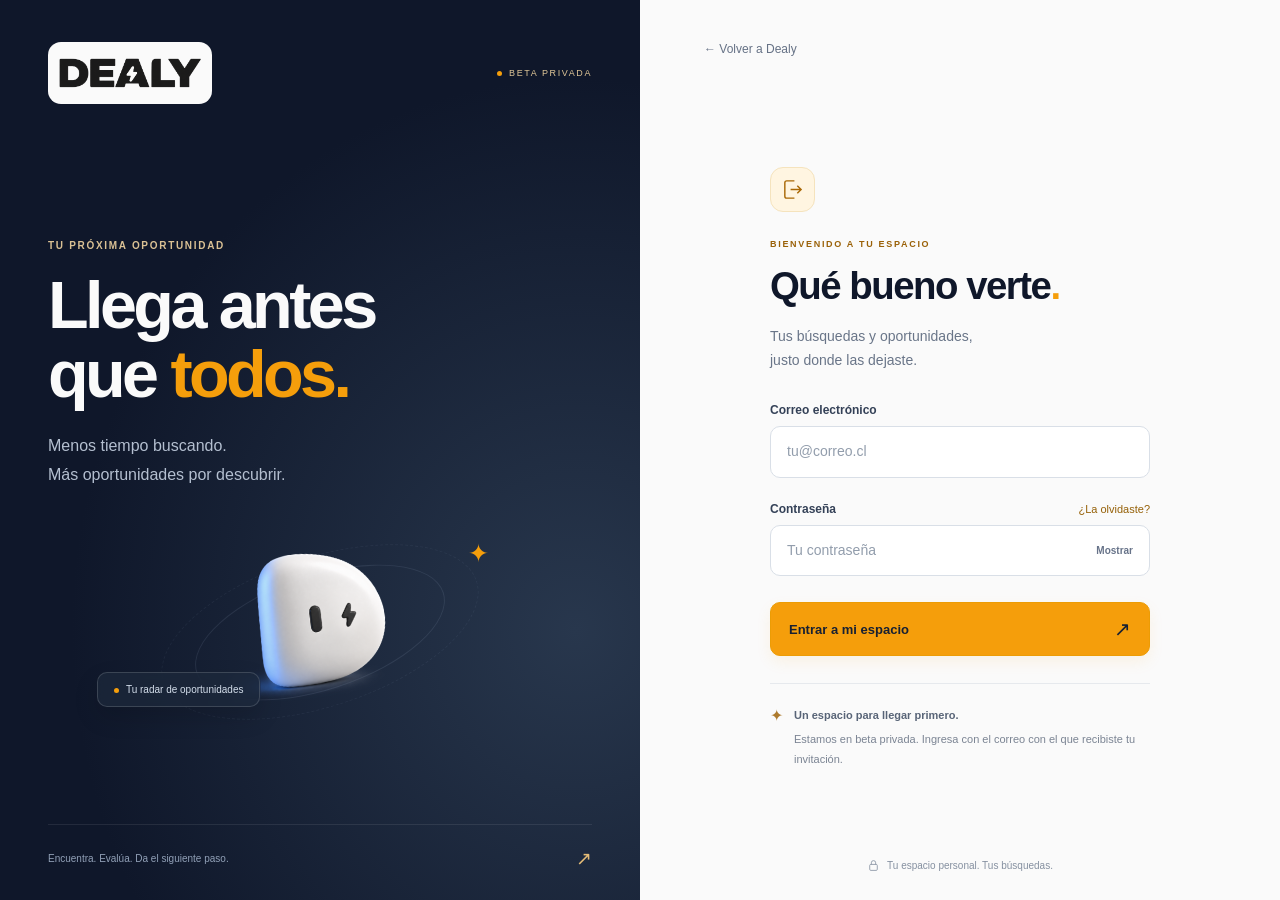
<file: beta/index.html>
<!doctype html>
<html lang="es">
<head><meta charset="utf-8"><meta name="viewport" content="width=device-width,initial-scale=1"><meta name="referrer" content="no-referrer"><meta name="theme-color" content="#0f172a"><title>Dealy · Entra a tu espacio</title>  <script type="module" crossorigin src="./assets/auth-B614fHHS.js"></script>
  <link rel="modulepreload" crossorigin href="./assets/client-DyWkDAAT.js">
  <link rel="stylesheet" crossorigin href="./assets/auth-DrJJavxQ.css">
</head>
<body>
<main class="auth-shell">
 <aside class="brand-panel" aria-label="Dealy, llega antes que todos">
  <header><button type="button" class="logo-plate dealy-motion-logo" id="animated-logo" aria-label="Dealy, repetir animación del logo" data-animated="false"><span class="brand-intro" aria-hidden="true"><span class="brand-character"><img src="../brand/dealy-logo-mascot.png" alt="" width="1536" height="1024"><span class="brand-blink"><i></i></span></span><svg class="brand-flash" viewBox="0 0 32 48" fill="currentColor"><path d="M19 2Q22 0 21 5L18 19H28Q31 19 29 23L12 45Q9 49 10 43L13 28H4Q1 28 3 24Z"/></svg><img class="brand-wordmark" src="../brand/dealy-logo-rayo-v2.png" alt="" width="2079" height="756"></span></button><span class="beta-tag"><i></i>BETA PRIVADA</span></header>
  <div class="brand-story"><p class="eyebrow">TU PRÓXIMA OPORTUNIDAD</p><h1>Llega antes<br>que <em>todos.</em></h1><p class="brand-lead">Menos tiempo buscando.<br>Más oportunidades por descubrir.</p><div class="agent-scene" aria-hidden="true"><div class="orbit orbit-one"></div><div class="orbit orbit-two"></div><span class="spark">✦</span><img src="../brand/dealy-agent.png" alt="" width="320" height="320"><div class="agent-caption"><span></span>Tu radar de oportunidades</div></div></div>
  <footer class="brand-footer"><span>Encuentra. Evalúa. Da el siguiente paso.</span><span>↗</span></footer>
 </aside>
 <div class="access-panel">
  <a class="back-link" href="../">← Volver a Dealy</a>
  <div class="form-area">
   <section id="access"><span class="welcome-icon" aria-hidden="true"><svg viewBox="0 0 24 24" fill="none" stroke="currentColor" stroke-width="1.5"><path d="M14 3H6a2 2 0 0 0-2 2v14a2 2 0 0 0 2 2h8M10 12h11m-4-4 4 4-4 4"/></svg></span><p class="eyebrow">BIENVENIDO A TU ESPACIO</p><h2>Qué bueno verte<span>.</span></h2><p class="intro">Tus búsquedas y oportunidades,<br>justo donde las dejaste.</p>
   <form id="login"><label for="email">Correo electrónico</label><input id="email" name="email" type="email" autocomplete="username" inputmode="email" autocapitalize="none" spellcheck="false" placeholder="tu@correo.cl" required aria-describedby="status"><div class="password-heading"><label for="password">Contraseña</label><button type="button" class="text-button" id="recover">¿La olvidaste?</button></div><div class="password-input"><input id="password" name="password" type="password" autocomplete="current-password" placeholder="Tu contraseña" required aria-describedby="status"><button type="button" class="reveal" data-reveal="password" aria-label="Mostrar contraseña" aria-pressed="false">Mostrar</button></div><button type="submit" class="primary"><span>Entrar a mi espacio</span><span aria-hidden="true">↗</span></button></form>
   <div class="invite-note"><span aria-hidden="true">✦</span><p><strong>Un espacio para llegar primero.</strong>Estamos en beta privada. Ingresa con el correo con el que recibiste tu invitación.</p></div></section>
   <section id="password-view" hidden><span class="welcome-icon" aria-hidden="true">↗</span><p class="eyebrow">TU ESPACIO, TU ACCESO</p><h2>Ya casi estás<span>.</span></h2><p class="intro">Crea tu contraseña para entrar a Dealy.</p><form id="password-form"><label for="new-password">Nueva contraseña</label><div class="password-input"><input id="new-password" name="password" type="password" autocomplete="new-password" minlength="12" required aria-describedby="password-hint status"><button type="button" class="reveal" data-reveal="new-password" aria-label="Mostrar nueva contraseña" aria-pressed="false">Mostrar</button></div><p id="password-hint" class="hint">Usa al menos 12 caracteres.</p><label for="confirmation">Confirma tu contraseña</label><input id="confirmation" name="confirmation" type="password" autocomplete="new-password" minlength="12" required aria-describedby="status"><button type="submit" class="primary"><span>Guardar y entrar</span><span aria-hidden="true">↗</span></button></form></section>
   <p id="status" role="status" aria-live="polite"></p>
  </div>
  <footer class="access-footer"><svg aria-hidden="true" viewBox="0 0 24 24" fill="none" stroke="currentColor" stroke-width="1.5"><rect x="5" y="10" width="14" height="11" rx="2"/><path d="M8 10V7a4 4 0 0 1 8 0v3"/></svg>Tu espacio personal. Tus búsquedas.</footer>
 </div>
</main>
</body></html>
</file>
<file: beta/assets/auth-DrJJavxQ.css>
.dealy-motion-logo .brand-intro{position:absolute;top:0;right:0;bottom:0;left:0;display:grid;place-items:center}.dealy-motion-logo img.brand-wordmark{position:absolute;width:calc(100% - 14px);height:100%;left:7px;top:0;object-fit:contain;opacity:1;transform-origin:53% 50%}.dealy-motion-logo .brand-character{position:absolute;width:102px;height:68px;left:calc(50% - 51px);top:calc(50% - 34px);opacity:0;transform-origin:55% 55%;pointer-events:none}.dealy-motion-logo .brand-character img{position:absolute;width:100%;height:100%;left:0;top:0;object-fit:contain}.dealy-motion-logo .brand-blink{position:absolute;left:45.15%;top:42.2%;width:5.5%;height:17.3%;border-radius:48%;background:linear-gradient(110deg,#dfdedc,#e7e6e4);opacity:0}.dealy-motion-logo .brand-blink i{position:absolute;left:12%;top:52%;height:7%;width:77%;border-radius:50%;background:#24272a;transform:rotate(-5deg)}.dealy-motion-logo .brand-flash{position:absolute;width:17px;height:26px;left:calc(50% - 6px);top:calc(50% - 13px);opacity:0;color:#f59e0b;pointer-events:none}.dealy-motion-logo[data-animated=true] .brand-character{animation:brand-character 4.6s both}.dealy-motion-logo[data-animated=true] .brand-blink{animation:brand-blink 4.6s both}.dealy-motion-logo[data-animated=true] .brand-flash{animation:brand-flash 4.6s both}.dealy-motion-logo[data-animated=true] .brand-wordmark{animation:brand-reveal 4.6s both}.dealy-motion-logo[data-paused=true] .brand-intro>*,.dealy-motion-logo[data-paused=true] .brand-blink{animation-play-state:paused}@keyframes brand-character{0%{opacity:0;transform:translateY(12px) scale(.6) rotate(-8deg)}14%{opacity:1;transform:translateY(0) scale(1) rotate(0)}30%{opacity:1;transform:translate(3px,-3px) rotate(5deg)}45%{opacity:1;transform:translate(-2px,1px) rotate(-4deg)}58%{opacity:1;transform:translateY(0) scale(1) rotate(0)}67%{opacity:1;transform:translate(4px,-1px) scale(.8)}78%,to{opacity:0;transform:translate(4px) scale(.15)}}@keyframes brand-blink{0%,37%,43%,to{opacity:0}38%,42%{opacity:1}}@keyframes brand-flash{0%,63%{opacity:0;transform:scale(.5)}72%{opacity:1;transform:scale(1.1)}83%,to{opacity:0;transform:scale(.7)}}@keyframes brand-reveal{0%,70%{opacity:0;transform:scale(.84);filter:blur(3px)}86%{opacity:1;transform:scale(1.025);filter:blur(0)}to{opacity:1;transform:scale(1);filter:blur(0)}}@media(prefers-reduced-motion:reduce){.dealy-motion-logo .brand-character,.dealy-motion-logo .brand-flash,.dealy-motion-logo .brand-blink{animation:none!important;opacity:0!important}.dealy-motion-logo img.brand-wordmark{animation:none!important;opacity:1!important;transform:none!important;filter:none!important}}*{box-sizing:border-box}:root{font-family:Inter,-apple-system,BlinkMacSystemFont,Segoe UI,sans-serif;color:#0f172a;background:#eceef2;font-synthesis:none}body{margin:0}button,input,a{-webkit-tap-highlight-color:transparent}button,input{font:inherit}button,a{touch-action:manipulation}button{cursor:pointer}a{color:inherit;text-decoration:none}button:focus-visible,a:focus-visible{outline:3px solid #f59e0b;outline-offset:5px}[hidden]{display:none!important}.auth-shell{display:grid;grid-template-columns:1fr 1fr;max-width:1440px;min-height:100svh;margin:auto;background:#fafafa}.brand-panel{position:relative;overflow:hidden;display:flex;flex-direction:column;padding:42px 48px 30px;background:radial-gradient(ellipse at 90% 70%,#28374d 0,transparent 62%),#0f172a;color:#fafafa}.brand-panel header{display:flex;justify-content:space-between;align-items:center;gap:20px;z-index:1}.logo-plate{width:164px;height:62px;flex-shrink:0;border:0;border-radius:13px;background:#fafafa;position:relative;overflow:hidden;padding:0}.beta-tag{font-size:9px;letter-spacing:1.6px;color:#dfc697;display:flex;align-items:center;gap:7px;white-space:nowrap}.beta-tag i{width:5px;height:5px;border-radius:50%;background:#f59e0b}.brand-story{margin:auto 0;padding-top:62px}.eyebrow{font-size:10px;line-height:1.6;letter-spacing:1.7px;font-weight:650;margin:0 0 17px;color:#9a6108}.brand-panel .eyebrow{color:#dac194}h1{font-size:clamp(48px,5.2vw,75px);line-height:1.04;letter-spacing:-3.6px;margin:0;font-weight:750}h1 em{font-style:normal;color:#f59e0b}.brand-lead{font-size:16px;line-height:1.8;color:#b4bfd0;margin:23px 0 0}.agent-scene{position:relative;height:220px;display:grid;place-items:center;margin-top:12px;isolation:isolate}.agent-scene>img{width:245px;height:230px;object-fit:contain;z-index:1;transform:rotate(-7deg)}.orbit{position:absolute;width:260px;height:115px;border:1px solid #b1c4e31c;border-radius:50%;transform:rotate(-18deg);bottom:32px}.orbit-two{width:330px;height:150px;bottom:15px;border-style:dashed;opacity:.6}.spark{position:absolute;right:19%;top:37px;color:#f59e0b;font-size:25px}.agent-caption{position:absolute;z-index:2;bottom:15px;left:9%;padding:11px 16px;border:1px solid #ffffff26;border-radius:10px;background:#1d293bbf;-webkit-backdrop-filter:blur(12px);backdrop-filter:blur(12px);font-size:10px;color:#d4deeb;box-shadow:0 10px 25px #0002}.agent-caption span{display:inline-block;width:5px;height:5px;border-radius:50%;background:#f59e0b;margin-right:7px}.brand-footer{display:flex;align-items:center;justify-content:space-between;border-top:1px solid #ffffff15;padding-top:22px;margin-top:30px;font-size:10px;color:#91a0b7}.brand-footer>span:last-child{font-size:19px;color:#e5bc77}.access-panel{display:flex;flex-direction:column;padding:42px clamp(32px,5vw,80px) 28px;min-width:0}.back-link{align-self:flex-start;color:#657185;font-size:12px;transition:color .2s}.back-link:hover{color:#a56600}.form-area{width:100%;max-width:380px;margin:auto;padding:42px 0 20px}.welcome-icon{display:grid;place-items:center;width:45px;height:45px;border:1px solid #f5e3bd;background:#fff5e1;border-radius:13px;color:#a96806;margin-bottom:25px;font-size:24px}.welcome-icon svg{width:23px;height:23px}.form-area .eyebrow{font-size:9px;margin-bottom:12px}h2{font-size:clamp(29px,3vw,39px);line-height:1.15;letter-spacing:-1.5px;margin:0;font-weight:750}h2 span{color:#f59e0b}.intro{color:#697588;font-size:14px;line-height:1.75;margin:16px 0 30px}label{display:block;color:#344157;font-size:12px;font-weight:600;margin-bottom:9px}input{width:100%;min-width:0;border:1px solid #d9dfe7;border-radius:10px;background:#fff;padding:15px 16px;font-size:14px;color:#0f172a;line-height:1.4;transition:border-color .2s,box-shadow .2s}input::placeholder{color:#929dac}input:focus{outline:0;border-color:#d49630;box-shadow:0 0 0 4px #f59e0b13}.password-heading{display:flex;align-items:center;justify-content:space-between;margin-top:24px;gap:12px}.text-button{border:0;background:none;padding:0 0 9px;color:#956007;font-size:11px}.text-button:hover{text-decoration:underline}.password-input{position:relative}.password-input input{padding-right:78px}.reveal{position:absolute;right:9px;top:50%;transform:translateY(-50%);padding:8px;background:transparent;border:0;border-radius:5px;font-size:10px;font-weight:600;color:#677389}.primary{display:flex;justify-content:space-between;align-items:center;width:100%;border:1px solid #ec9c05;background:#f59e0b;color:#172033;font-size:13px;font-weight:700;padding:16px 18px;border-radius:10px;margin-top:26px;box-shadow:0 6px 15px #f59e0b17;transition:background .2s,transform .2s,box-shadow .2s}.primary:hover{background:#ffb21b;box-shadow:0 9px 22px #f59e0b26;transform:translateY(-1px)}.primary>span:last-child{font-size:20px;line-height:1}button:disabled{opacity:.55;cursor:wait;transform:none}.invite-note{display:flex;gap:11px;padding-top:22px;margin-top:27px;border-top:1px solid #e6e9ed;color:#7b8493}.invite-note>span{font-size:16px;color:#ad7a2d}.invite-note p{font-size:11px;line-height:1.8;margin:0}.invite-note strong{font-weight:600;display:block;color:#586477;margin-bottom:4px}.access-footer{display:flex;align-items:center;justify-content:center;gap:7px;color:#8590a0;font-size:10px}.access-footer svg{width:13px;height:13px}#status{font-size:12px;line-height:1.6;color:#885209;padding:12px 14px;border:1px solid #f2deb4;background:#fff5e3;border-radius:8px;margin:18px 0 0;overflow-wrap:anywhere}#status:empty{display:none}.hint{font-size:11px;color:#778295;margin:8px 0 22px}#password-form>label:not(:first-child){margin-top:20px}@media(min-width:1441px){.auth-shell{min-height:880px;margin:40px auto;border-radius:24px;overflow:hidden;box-shadow:0 22px 80px #0f172a15}}@media(max-width:1050px){.brand-panel{padding:32px}.brand-panel header{gap:12px;flex-wrap:wrap}.brand-story{padding-top:45px}.access-panel{padding:35px}.agent-caption{left:0}}@media(max-width:760px){.auth-shell{display:block;min-height:100svh}.brand-panel{padding:18px 24px;background:#0f172a}.brand-panel header{flex-wrap:nowrap}.logo-plate{width:140px;height:51px}.brand-story,.brand-footer{display:none}.access-panel{padding:24px;min-height:calc(100svh - 87px)}.form-area{padding:32px 0;max-width:400px}.welcome-icon{margin-bottom:20px}.intro{margin-bottom:26px}h2{font-size:34px}.access-footer{margin-top:18px}.beta-tag{font-size:8px;letter-spacing:1px}}@media(prefers-reduced-motion:reduce){*,*:before,*:after{scroll-behavior:auto!important;transition:none!important}}
</file>
<file: panel/panel.css>
@import url('https://fonts.googleapis.com/css2?family=Inter:wght@400;500;600;700;800&display=swap');
:root{font-family:'Inter',system-ui,sans-serif;color:#262538;background:#f7f8fc;font-synthesis:none;--purple:#7770df;--muted:#858594;--line:#edecf3}*{box-sizing:border-box}body{margin:0}button,input,select{font:inherit}button,a,input,select{-webkit-tap-highlight-color:transparent}button{cursor:pointer}button{border:0}a{color:inherit;text-decoration:none}button:focus-visible,a:focus-visible{outline:3px solid #b1a8ff;outline-offset:4px}svg{width:21px;height:21px;stroke:currentColor;stroke-width:1.7;fill:none;stroke-linecap:round;stroke-linejoin:round;vertical-align:middle}button{color:inherit}h1,h2,h3,.brand{font-family:Inter,system-ui,sans-serif}h1{font-size:39px;font-weight:800;letter-spacing:-1.6px;margin:8px 0 10px}h1>span{color:var(--purple)}h2{font-size:20px;letter-spacing:-.6px;margin:0}h3{font-size:19px;letter-spacing:-.5px;margin:0 0 9px}p{line-height:1.65}button:disabled{opacity:.55;cursor:wait}[hidden]{display:none!important}.sidebar{width:240px;position:fixed;inset:0 auto 0 0;background:#fff;border-right:1px solid var(--line);padding:33px 22px;display:flex;flex-direction:column;z-index:20}.brand{display:flex;align-items:center;gap:10px;font-size:24px;font-weight:800;letter-spacing:-1px}.brand-mark{background:#7770df;color:white;width:35px;height:35px;border-radius:11px;font-size:30px;line-height:30px;text-align:center;position:relative}.brand-mark span{font-size:18px;position:absolute;right:2px;top:0}.beta{font-family:'Inter',sans-serif;font-size:8px;letter-spacing:1px;color:#8d86cb;background:#f2f0ff;padding:4px;border-radius:4px;margin-left:0}.nav-label{font-size:10px;letter-spacing:1.6px;color:#a2a0b2;margin:47px 14px 15px}.nav-item{display:flex;align-items:center;gap:13px;width:100%;padding:15px;margin:5px 0;background:transparent;border-radius:10px;color:#858393;text-align:left;font-size:14px;font-weight:550}.nav-item.selected{background:#f0edfe;color:#7167d1}.nav-item small{margin-left:auto;background:#e8e3fb;border-radius:5px;padding:2px 6px}.sidebar-bottom{margin-top:auto}.beta-note{padding:18px 12px;font-size:11px;color:#75728b}.dot,.local-pill i{display:inline-block;width:6px;height:6px;background:#82bda1;border-radius:50%;margin-right:5px}.beta-note p{color:#aaa6b8;font-size:12px;margin-left:13px}.profile{border-top:1px solid var(--line);display:flex;align-items:center;gap:11px;padding-top:23px;font-size:13px}.profile small{display:block;color:#9996a8;margin-top:3px;font-size:11px}.avatar{background:#ebe7fb;color:#7d70c6;display:inline-flex;align-items:center;justify-content:center;width:37px;height:37px;border-radius:50%;font-size:14px;font-weight:650}.avatar.small{width:32px;height:32px;font-size:12px}.profile-arrow{margin-left:auto;color:#9691a9}.workspace{margin-left:240px}.topbar{height:81px;display:flex;align-items:center;justify-content:space-between;padding:0 43px;background:#ffffffb3;border-bottom:1px solid var(--line);font-size:12px;color:#777589}.topbar>div{display:flex;align-items:center;gap:20px}#breadcrumb span{margin:0 14px;color:#c3bed2}.local-pill{font-size:11px}.icon-button{background:transparent;display:inline-flex;justify-content:center;align-items:center;width:34px;height:34px;border-radius:8px;color:#858093}.icon-button:hover{background:#f0edfa}main{max-width:1350px;margin:auto;padding:37px 43px 0}.page-heading{display:flex;align-items:center;justify-content:space-between;gap:20px;margin:7px 0 30px}.eyebrow{font-size:9px;letter-spacing:1.8px;color:#9690a8;font-weight:650;margin:0}.page-heading p:not(.eyebrow){font-size:13px;color:var(--muted);margin:0}.primary,.secondary{display:inline-flex;align-items:center;justify-content:center;gap:10px;padding:12px 18px;border-radius:9px;font-size:12px;font-weight:600;white-space:nowrap}.primary{background:var(--purple);color:white;box-shadow:0 4px 10px #7770df16}.primary:hover{background:#655dce}.secondary{background:white;border:1px solid #e7e3f1;color:#777087}.secondary:hover{background:#f5f2ff}.primary svg,.secondary svg{width:16px;height:16px}.stats{display:grid;grid-template-columns:repeat(3,1fr);gap:16px;margin-bottom:33px}.stats>div{border:1px solid var(--line);border-radius:13px;background:white;padding:21px 18px;display:flex;align-items:center;gap:14px;position:relative}.stat-icon,.tile-icon{display:inline-flex;align-items:center;justify-content:center;background:#f0edff;color:#8880dc;width:43px;height:43px;border-radius:12px;flex-shrink:0}.stat-icon.mint{background:#edf7f2;color:#76b79c}.stat-icon.peach{background:#fff4eb;color:#d3a580}.stats strong{font-family:Inter,sans-serif;display:block;font-size:26px;margin-top:2px;letter-spacing:-1px}.stats div div>span{font-size:11px;color:#8f8a9e}.stat-tag{font-size:8px!important;color:#94ab9e!important;background:#f3f8f4;padding:5px 7px;border-radius:5px;position:absolute;right:13px;bottom:23px}.section-heading{display:flex;justify-content:space-between;align-items:center;margin:0 0 17px;gap:15px}.section-heading>span{color:#a09aaa;font-size:11px}.quick-grid{display:grid;grid-template-columns:1.55fr 1fr;gap:20px}.new-card{background:linear-gradient(115deg,#8d85ed,#756bd7);min-height:187px;border-radius:15px;padding:25px 27px;color:#fff;text-align:left;position:relative;overflow:hidden;display:flex;flex-direction:column;align-items:flex-start;justify-content:space-between}.new-card h3{font-size:21px;position:relative;z-index:1}.new-card p{font-size:12px;color:#ece9ff;margin:0;position:relative;z-index:1}.round-icon{display:flex;align-items:center;justify-content:center;width:37px;height:37px;background:#ffffff25;border:1px solid #ffffff20;border-radius:50%;margin-bottom:17px}.circle-arrow{position:absolute;right:25px;bottom:32px;font-size:25px;color:#ffffffbd}.radar-art{width:235px;height:235px;border:1px solid #ffffff14;border-radius:50%;position:absolute;right:-26px;top:-84px;box-shadow:0 0 0 28px #ffffff06,0 0 0 57px #ffffff06,0 0 0 87px #ffffff05}.saved-card{border:1px solid var(--line);border-radius:15px;background:white;padding:25px;text-align:left}.saved-card .tile-icon{width:35px;height:35px;margin-bottom:16px}.saved-card h3{font-size:17px}.saved-card p{font-size:12px;color:var(--muted);margin:0 0 14px}.text-link{font-size:11px;color:#8076cf;display:flex;justify-content:space-between}.whatsapp-banner{display:flex;align-items:center;gap:20px;background:#eef5f2;border:1px solid #e5eeea;border-radius:14px;padding:23px;margin:22px 0 34px}.wa-icon{display:flex;align-items:center;justify-content:center;background:#dcece3;color:#69a184;border-radius:14px;width:50px;height:50px;flex-shrink:0}.wa-icon svg{width:26px;height:26px}.banner-label{font-size:8px;letter-spacing:1.3px;color:#7a9a87;display:flex;align-items:center;gap:12px}.banner-label span{background:#dfebe4;border-radius:4px;font-size:8px;letter-spacing:0;padding:3px 6px}.whatsapp-banner h3{font-size:16px;margin:8px 0 3px}.whatsapp-banner p{font-size:11px;color:#8a9b92;margin:0}.whatsapp-banner .secondary{margin-left:auto;font-size:11px;background:#ffffffa6;border-color:#dce8e1}.search-heading p{font-size:11px;color:var(--muted);margin:6px 0 0}.count{font:11px 'Inter',sans-serif;background:#eae7f6;color:#8d81bf;padding:3px 7px;border-radius:5px;vertical-align:middle;margin-left:5px}.segmented{display:flex;background:#eeedf4;padding:4px;border-radius:9px;gap:2px}.segmented button{padding:7px 14px;background:transparent;font-size:11px;color:#938b9f;border-radius:6px}.segmented button.selected{background:white;color:#6c62ba;box-shadow:0 1px 5px #34255208}.search-grid{display:grid;grid-template-columns:repeat(2,1fr);gap:17px}.card{border:1px solid var(--line);background:white;border-radius:13px;padding:21px;min-width:0}.card-top{display:flex;align-items:center;gap:9px;margin-bottom:17px}.fb-icon{display:flex;align-items:center;justify-content:center;width:25px;height:25px;border-radius:50%;background:#eef2ff;color:#7c92d7;font-family:Arial;font-weight:bold;font-size:19px}.source{font-size:10px;color:#a09aaa}.badge{display:inline-flex;align-items:center;gap:5px;font-size:9px;background:#f2f1f6;color:#9c94aa;padding:5px 8px;border-radius:5px;margin-left:auto}.badge.active{background:#edf8f1;color:#6fa286}.badge.running{background:#eeebff;color:#8072d2}.badge.pending{background:#f6f0e3;color:#ac965f}.card h3{font-size:16px;margin-bottom:5px;overflow-wrap:anywhere}.query{font-size:11px;color:#a49dad;margin:0 0 14px}.meta-line{display:flex;align-items:center;gap:7px;font-size:11px;color:#91899c;margin:7px 0}.meta-line svg{width:13px;height:13px}.card-footer{border-top:1px solid #f0edf5;margin-top:17px;padding-top:14px;display:flex;align-items:center;justify-content:space-between;gap:8px}.card-footer button{font-size:10px;background:none;color:#938b9f;padding:6px 5px;border-radius:5px}.card-footer .view-results{color:#8173cd;font-weight:600}.card-footer button:hover{background:#f3efff}.last-run{font-size:9px;color:#aaa3b2;margin:12px 0 0}.error-text{color:#b6776d;font-size:11px}.footnote{display:flex;align-items:flex-start;gap:8px;color:#a7a0af;margin:22px 0 35px}.footnote svg{width:14px;height:14px}.footnote p{font-size:10px;margin:0;line-height:1.6}footer{border-top:1px solid var(--line);padding:22px 0;display:flex;gap:15px;font-size:10px;color:#9991a7}footer>span:first-child{color:#b4adbd}footer>span:last-child{margin-left:auto}.feed-toolbar{display:flex;justify-content:space-between;align-items:center;gap:16px;margin-bottom:20px}.select-label{font-size:11px;color:#91889e;display:flex;align-items:center;gap:10px}.select-label select{max-width:240px}.listing-grid{display:grid;grid-template-columns:repeat(3,minmax(0,1fr));gap:20px;margin-bottom:35px}.listing{background:white;border:1px solid var(--line);border-radius:14px;overflow:hidden}.listing-photo{position:relative;height:180px;background:linear-gradient(140deg,#f1eefb,#e6eaf1);display:flex;align-items:center;justify-content:center;color:#b9b3ce}.listing-photo>svg{width:65px;height:65px;stroke-width:1}.listing-photo img{position:absolute;width:100%;height:100%;object-fit:cover}.save-button{position:absolute;right:12px;top:12px;background:#fffefb;border-radius:50%;width:34px;height:34px;display:flex;align-items:center;justify-content:center;color:#888097}.save-button.saved{color:#786dd2;background:#eeebff}.save-button.saved svg{fill:#d8d1ff}.listing-body{padding:18px}.listing-body strong{font:800 23px Inter,sans-serif;letter-spacing:-.7px}.listing-body h3{font-size:14px;line-height:1.5;margin-top:9px}.listing-body p{font-size:11px;color:#968d9e;margin:5px 0}.listing-body .text-link{display:block;margin-top:15px}.drop{display:inline-block;margin-top:10px;background:#e9f5ed;color:#689e7e;padding:5px 8px;border-radius:5px;font-size:10px}.empty{grid-column:1/-1;border:1px dashed #dcd6ed;background:#ffffff88;border-radius:15px;padding:45px 25px;text-align:center;color:#9a91aa}.empty svg{width:37px;height:37px;margin-bottom:12px;color:#a095ca}.empty h3{color:#777086;font-size:17px}.empty p{font-size:12px;margin:0 auto 15px;max-width:410px}.report-notes{font-size:11px;color:#9b8ba3;margin-bottom:15px;line-height:1.6}.settings-grid{display:grid;grid-template-columns:1fr 1fr;gap:22px;margin-bottom:45px}.settings-card{background:white;border:1px solid var(--line);padding:27px;border-radius:15px}.settings-card h2{margin:20px 0 10px}.settings-card p{font-size:13px;color:#938a9e}.settings-card .badge{float:right}.setting-line{display:flex;justify-content:space-between;gap:15px;font-size:11px;border-top:1px solid var(--line);padding:15px 0;color:#9a92a3}.setting-line strong{font-weight:500;color:#80758f}.subtle-notice{padding:14px 16px;background:#f2eff9;border-radius:9px;font-size:11px;line-height:1.6;color:#9689aa;margin-bottom:20px}dialog{border:1px solid #eeebf5;border-radius:20px;width:520px;max-width:calc(100% - 28px);padding:29px;box-shadow:0 24px 100px #30244622;color:#302c40}dialog::backdrop{background:#28213766;backdrop-filter:blur(4px)}.dialog-heading{display:flex;align-items:center;justify-content:space-between;margin-bottom:25px}.dialog-heading h2{margin-top:6px;font-size:24px}.dialog-heading .eyebrow{font-size:8px}form label{display:block;font-size:12px;color:#736a81;margin:16px 0 0}input,select{width:100%;display:block;padding:12px;border:1px solid #e7e1f0;border-radius:8px;background:#fff;color:#51485f;font-size:13px;margin-top:7px}input:focus,select:focus{outline:2px solid #b3a5ed;outline-offset:1px}input::placeholder{color:#b5acbf}.hint{font-size:11px;color:#a196ad;line-height:1.6}.prices{display:flex;gap:15px}.prices label{width:50%}form .subtle-notice{margin-top:20px}.dialog-actions{display:flex;justify-content:space-between;gap:10px;margin-top:23px}#form-error{font-size:12px;color:#b37070}#message:empty{display:none}#message{background:#efecfb;border:1px solid #ded7f4;padding:13px 17px;border-radius:10px;font-size:12px;margin-bottom:20px;color:#78679b}.help-steps{padding-left:20px;font-size:13px;color:#8a7f99}.help-steps li{padding:8px 0;line-height:1.8}.help-steps strong{color:#5e536e} @media(min-width:1450px){main{padding-top:45px}.page-heading{margin-bottom:35px}.quick-grid{grid-template-columns:1.6fr 1fr}.new-card{min-height:200px}}
@media(max-width:1150px){.sidebar{width:205px;padding:28px 16px}.workspace{margin-left:205px}main{padding:28px 27px 0}.topbar{padding:0 27px}.stat-tag{display:none}.stats>div{padding:16px 13px;gap:10px}.stats div div>span{font-size:10px}.whatsapp-banner{gap:13px;padding:19px}.whatsapp-banner .secondary{padding:10px}.listing-grid{grid-template-columns:repeat(2,minmax(0,1fr))}h1{font-size:34px}}
@media(max-width:760px){.sidebar{inset:auto 0 0;width:100%;height:76px;padding:7px 8px calc(7px + env(safe-area-inset-bottom));border-right:0;border-top:1px solid #ece8f4;background:#fffffff5;backdrop-filter:blur(10px)}.sidebar .brand,.nav-label,.sidebar-bottom{display:none}.sidebar nav{display:flex;justify-content:space-around}.nav-item{width:auto;min-width:65px;padding:7px 8px;margin:0;flex-direction:column;gap:4px;font-size:9px;border-radius:9px}.nav-item.selected{background:transparent;color:#8270d6}.nav-item small{display:none}.workspace{margin:0}.topbar{height:66px;padding:0 21px}.topbar>div{gap:12px}#breadcrumb{font-size:11px}.local-pill{font-size:9px}.topbar .avatar{display:none}main{padding:25px 20px 85px}.page-heading{align-items:flex-start;margin:0 0 24px;gap:12px}.page-heading>.primary{font-size:0;width:38px;height:38px;padding:8px;margin-top:26px;flex-shrink:0}.page-heading>.primary svg{width:20px;height:20px}.eyebrow{font-size:7px;letter-spacing:1.3px}h1{font-size:30px;letter-spacing:-1px;margin:9px 0}.page-heading p:not(.eyebrow){font-size:11px}.stats{gap:8px;margin-bottom:26px}.stats>div{padding:13px 10px;display:block}.stat-icon{width:28px;height:28px;border-radius:8px;margin-bottom:8px}.stat-icon svg{width:16px;height:16px}.stats div div>span{font-size:8px;display:block;min-height:23px}.stats strong{font-size:23px}.section-heading>span{display:none}h2{font-size:18px}.quick-grid{grid-template-columns:1.15fr 1fr;gap:12px}.new-card,.saved-card{padding:18px 16px;min-height:190px}.new-card h3{font-size:17px;line-height:1.35;max-width:155px}.new-card p,.saved-card p{font-size:10px}.circle-arrow{display:none}.saved-card h3{font-size:15px}.saved-card .text-link{font-size:10px}.saved-card .tile-icon{margin-bottom:15px}.new-card .round-icon{width:33px;height:33px}.whatsapp-banner{position:relative;margin:17px 0 29px;padding:18px;flex-wrap:wrap;gap:12px}.wa-icon{width:35px;height:35px;border-radius:10px}.whatsapp-banner>div{flex:1}.banner-label{font-size:7px;letter-spacing:.7px;display:block}.banner-label span{margin-left:4px;font-size:7px}.whatsapp-banner h3{font-size:14px;line-height:1.5}.whatsapp-banner p{font-size:10px}.whatsapp-banner .secondary{font-size:10px;margin-left:47px;padding:8px 11px}.search-heading{align-items:flex-start;flex-direction:column;gap:13px}.search-heading p{font-size:10px}.search-grid{grid-template-columns:1fr}.card{padding:19px}.card h3{font-size:16px}.card-footer button{font-size:10px}.footnote{margin-bottom:20px}.footnote p{font-size:9px}footer>span:first-child{display:none}footer{font-size:9px}.feed-toolbar{flex-wrap:wrap}.select-label{width:100%;justify-content:space-between}.select-label select{max-width:65%}.listing-grid{gap:12px}.listing-photo{height:145px}.listing-body{padding:12px}.listing-body strong{font-size:19px}.listing-body h3{font-size:12px}.listing-body p{font-size:10px}.listing-body .text-link{font-size:10px}.settings-grid{grid-template-columns:1fr}.settings-card{padding:23px}.page-heading>.secondary{font-size:0;padding:10px;margin-top:20px}.page-heading>.secondary svg{width:20px;height:20px}dialog{padding:23px}.dialog-actions .primary{font-size:11px}.empty{padding:35px 18px}.empty p{font-size:11px}}
@media(prefers-reduced-motion:no-preference){button,a{transition:background .15s,color .15s,box-shadow .15s}.view{animation:appear .25s ease-out}@keyframes appear{from{opacity:.4;transform:translateY(5px)}to{opacity:1;transform:none}}}
@media(max-width:760px){.whatsapp-banner>div{flex:1 1 calc(100% - 47px)}.whatsapp-banner .secondary{flex:0 0 auto}}
/* Dealy identity — shared palette with the landing and brand manual. */
:root{--purple:#f59e0b;--amber:#f59e0b;--navy:#0f172a;--muted:#637086;--line:#e2e8f0;color:var(--navy);background:#fafafa}
body{background:radial-gradient(ellipse at 95% 0%,#f59e0b0b,transparent 45%),#fafafa}
.sidebar{background:#0f172a;border-color:#253147;color:#fafafa}.brand{gap:8px;background:#fafafa;padding:7px 10px;border-radius:12px;min-height:62px}.dealy-wordmark{width:145px;height:auto;display:block}.beta{background:#fef3c7;color:#824900;font-weight:800}.nav-label{color:#94a3b8}.nav-item{color:#c2cbd9}.nav-item:hover{background:#1e293b;color:#fff}.nav-item.selected{background:#f59e0b;color:#0f172a;box-shadow:0 5px 18px #0002}.nav-item small{background:#ffffff30;color:inherit}.beta-note{background:#1e293b;border-color:#334155;color:#fafafa}.beta-note p{color:#94a3b8}.profile{border-color:#334155;color:#fafafa}.profile small{color:#94a3b8}.avatar{background:#fef3c7;color:#92400e}.profile-arrow{color:#f59e0b}.dot{background:#f59e0b}.topbar{background:#ffffffc9;border-color:#e2e8f0;backdrop-filter:blur(16px)}#breadcrumb{color:#475569}.local-pill{color:#475569;background:#f1f5f9}.eyebrow{color:#93600a;font-weight:700}.page-heading p:not(.eyebrow),.section-heading>span,.search-heading p{color:#637086}h1{letter-spacing:-1.8px}.primary{background:#f59e0b;color:#0f172a;box-shadow:0 4px 12px #f59e0b24;font-weight:700}.primary:hover{background:#e99008}.secondary{background:#fff;color:#334155;border:1px solid #dce2e9}.secondary:hover{background:#fff8eb;border-color:#f3c578}.stats>div,.card,.saved-card,.settings-card,.listing-card{border-color:#e2e8f0;box-shadow:0 5px 22px #0f172a04}.stats div div>span{color:#637086}.stats strong{color:#0f172a}.stat-icon,.tile-icon{background:#fff3da;color:#a56500}.stat-tag{background:#fff4dc;color:#8a5500}.stat-icon.mint{color:#177759;background:#e9f5ef}.stat-icon.peach{color:#b65c20;background:#fff0e5}.new-card{background:linear-gradient(115deg,#0f172a,#243247);color:#fff;border:1px solid #334155;overflow:hidden;position:relative}.new-card h3{color:#fff;max-width:280px}.new-card p{color:#cad3e0;max-width:245px}.new-card .round-icon{background:#f59e0b;color:#0f172a}.circle-arrow{color:#f59e0b;border-color:#ffffff40;z-index:2}.dealy-mascot{position:absolute;right:-4px;bottom:-38px;width:170px;height:200px;object-fit:contain;pointer-events:none}.new-card>div{position:relative;z-index:1}.saved-card p{color:#637086}.text-link{color:#805008;font-weight:600}.whatsapp-banner{background:linear-gradient(110deg,#fff7e5,#fffdf8);border:1px solid #f4dfb3}.whatsapp-banner h3{color:#0f172a}.whatsapp-banner p{color:#637086}.banner-label{color:#89570b}.banner-label span{background:#fff;color:#805008}.wa-icon{color:#8a5706;background:#ffedc5}.count{color:#805008;background:#fff0d0}.segmented{background:#eef1f4}.segmented button{color:#526075}.segmented button.selected{color:#0f172a;background:#fff;box-shadow:0 2px 5px #0f172a10}.card h3,.listing-body h3{color:#0f172a}.meta,.card p,.listing-body p,.footnote p,footer{color:#637086}.card-footer{border-color:#e2e8f0}.card-footer button{color:#475569}.card-footer button:hover{background:#fff3da;color:#805008}.badge{color:#475569;background:#f1f5f9}.badge.active{background:#e6f5ec;color:#226849}.empty{border-color:#d8dee7;background:#ffffffb3;color:#637086}.empty h3{color:#334155}.empty svg{color:#a66a08}.settings-card p,.setting-line,.hint,.help-steps,.report-notes{color:#637086}.setting-line strong,.help-steps strong{color:#334155}.subtle-notice{background:#f1f5f9;color:#475569}.save-button.saved{background:#fff0cf;color:#805008}.save-button.saved svg{fill:#fbd582}.select-label,form label{color:#475569}input,select{border-color:#cbd5e1;color:#0f172a}input::placeholder{color:#6b778a}input:focus,select:focus{outline-color:#f59e0b}button:focus-visible,a:focus-visible{outline-color:#f59e0b}dialog{color:#0f172a;border-color:#e2e8f0}dialog::backdrop{background:#0f172a88}#message{background:#fff5df;border-color:#f3d49a;color:#795013}
@media(max-width:1150px){.dealy-wordmark{width:119px}.dealy-mascot{opacity:.35;right:-20px}.new-card h3,.new-card p{max-width:240px}}
@media(max-width:760px){.sidebar{background:#0f172af5;border-color:#334155}.nav-item.selected{background:#f59e0b;color:#0f172a}.dealy-mascot{width:110px;height:130px;bottom:-20px;opacity:.18}.new-card h3{max-width:155px}.new-card p{max-width:150px}h1{font-size:29px;letter-spacing:-1px}.page-heading .eyebrow{line-height:1.6}.topbar{background:#ffffffed}}

.external-section{margin:24px 0 32px}.external-card{margin:18px 0;padding:24px}.external-card h3{font-size:24px;margin:14px 0}.external-columns{display:grid;grid-template-columns:1fr 1fr;gap:24px}.external-price{font-size:28px}.external-comparable,.external-analysis{padding:18px;background:#f5f6fa;border-radius:12px;margin:12px 0}.external-card h4{margin:14px 0 10px}.external-card p{line-height:1.6}.external-card details{margin-top:18px}.external-card summary{cursor:pointer;font-weight:600}.external-card .muted{font-size:13px;color:#64748b}@media(max-width:700px){.external-columns{grid-template-columns:1fr}.external-card{padding:18px}}

/* Dealy Agent compact opportunity cards */
#external-results,#home-results{display:grid;grid-template-columns:repeat(3,minmax(0,1fr));gap:22px;align-items:start}
#external-results>.empty,#home-results>.empty{grid-column:1/-1}
.agent-card{background:#fff;border:1px solid #e0e6ef;border-radius:20px;overflow:hidden;min-width:0;box-shadow:0 6px 22px #0f172a05}
.agent-cover{height:210px;position:relative;background:linear-gradient(140deg,#e9edf4,#f5f6f8);overflow:hidden}
.cover-placeholder{position:absolute;inset:0;display:flex;align-items:center;justify-content:center;flex-direction:column;gap:8px;color:#778398;font-size:12px}
.cover-placeholder svg{width:56px;height:56px;fill:none;stroke:currentColor;stroke-width:1.2}
.agent-cover img{position:absolute;inset:0;width:100%;height:100%;object-fit:cover}
.market-badge{position:absolute;bottom:14px;left:14px;padding:7px 10px;border-radius:7px;font-weight:700;font-size:11px;background:#edf0f5;color:#475569;max-width:calc(100% - 28px)}
.market-badge.under{background:#d5f5e6;color:#126047}.market-badge.over{background:#ffe1df;color:#a3322d}.market-badge.range{background:#fff0ca;color:#855510}
.agent-source{position:absolute;top:14px;left:14px;font-size:11px;color:#fff;background:#0f172add;border-radius:20px;padding:6px 10px}
.agent-card-body{padding:20px}.agent-price{font-size:26px;font-weight:800;letter-spacing:-.8px;color:#0f172a}.agent-card h3{font-size:17px;margin:8px 0 12px;line-height:1.4}.agent-meta,.agent-age{font-size:12px;color:#64748b;line-height:1.5;margin:6px 0}.agent-age{font-size:11px}
.agent-reference{background:#f7f8fb;border:1px solid #edf0f5;border-radius:10px;padding:12px;margin:16px 0;display:grid;gap:5px}.agent-reference span{font-size:11px;color:#64748b}.agent-reference strong{font-size:18px}.agent-reference small{font-size:10px;color:#64748b;line-height:1.5}
.agent-condition{font-size:12px;line-height:1.5;color:#805008;background:#fff8e9;padding:10px;border-radius:8px}.agent-actions{margin:18px 0}.agent-actions a{font-size:13px}.agent-pending{font-size:10px;color:#64748b;margin:16px 0 0}.agent-details summary{font-size:12px;font-weight:600;cursor:pointer;padding:12px 0;border-top:1px solid #e2e8f0}.agent-details .external-card{border:0;box-shadow:none;margin:0;padding:0}.agent-details .external-card h3{font-size:16px}.agent-details .external-columns{grid-template-columns:1fr;gap:0}.agent-details .external-price{font-size:20px}.agent-details .external-card p,.agent-details li{font-size:12px;overflow-wrap:anywhere}.agent-details .external-card h4{font-size:13px}.agent-details .external-comparable,.agent-details .external-analysis{padding:12px}.market-filters{display:inline-flex;margin-bottom:6px;flex-wrap:wrap}
@media(max-width:1200px){#external-results,#home-results{grid-template-columns:repeat(2,minmax(0,1fr))}}@media(max-width:650px){#external-results,#home-results{grid-template-columns:1fr}.agent-cover{height:230px}.agent-card-body{padding:18px}}
</file>
